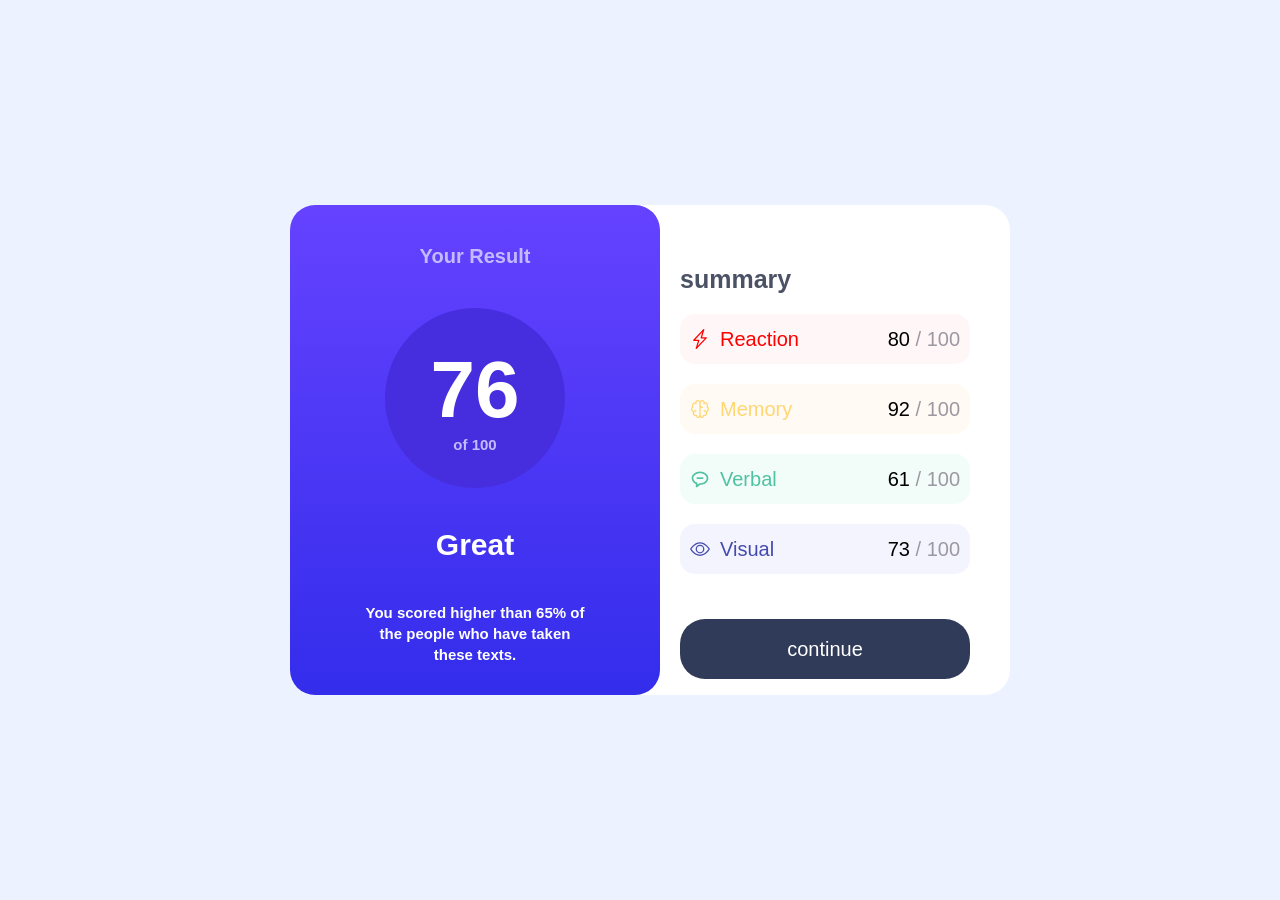
<file: index.html>
<!DOCTYPE html>
<html lang="en">

<head>
    <meta charset="UTF-8">
    <meta name="viewport" content="width=device-width, initial-scale=1.0">
    <title>summary</title>
    <link rel="stylesheet" href="wrapper.css">
</head>

<body>
    <section>
        <div class="row">
            <div class="col-1">
                <div class="flex-row">
                    <h1 class="result"> your result</h1>
                    <div class="circle-nums">
                        <h3>76</h3>
                        <span>of 100</span>

                    </div>
                    <h2 class="great">great</h2>
                    <div class="higher-text">
                        <p class="scored">You scored higher than 65% of</p>
                        <p class="scored">the people who have taken</p>
                        <p class="scored">these texts.</p>
                    </div>
                </div>
            </div>
            <div class="col-2">
                <h1 class="summary-text">summary</h1>
                <div class="control-row">
                <div class="reaction-pink">
                    <div class="inner-reaction">
                    <span class="svg-icon"><svg xmlns="http://www.w3.org/2000/svg" width="16" height="16" fill="currentColor"
                            class="bi bi-lightning-charge" viewBox="0 0 16 16">
                            <path
                                d="M11.251.068a.5.5 0 0 1 .227.58L9.677 6.5H13a.5.5 0 0 1 .364.843l-8 8.5a.5.5 0 0 1-.842-.49L6.323 9.5H3a.5.5 0 0 1-.364-.843l8-8.5a.5.5 0 0 1 .615-.09zM4.157 8.5H7a.5.5 0 0 1 .478.647L6.11 13.59l5.732-6.09H9a.5.5 0 0 1-.478-.647L9.89 2.41z" />
                        </svg></span>
                    <h2>reaction</h2>
                    </div>
                    <p class="last-text">80 <span class="last-text numbers">/ 100</span></p>
                </div>
                <div class=" reaction-pink memory-yellow">
                    <div class=" inner-memory">
                    <span class="memory-icon"><svg xmlns="http://www.w3.org/2000/svg" width="1em" height="1em" viewBox="0 0 24 24">
                            <path d="M0 0h24v24H0z" fill="none" />
                            <g fill="none" stroke="currentColor" stroke-linecap="round" stroke-linejoin="round"
                                stroke-width="1.5">
                                <path d="M7 14a3 3 0 1 0 1 5.83" />
                                <path
                                    d="M4.264 15.605a4 4 0 0 1-.874-6.636m.03-.081A2.5 2.5 0 0 1 7 5.5m.238.065A2.5 2.5 0 1 1 12 4.5V20m-4 0a2 2 0 1 0 4 0m0-13a3 3 0 0 0 3 3m2 4a3 3 0 1 1-1 5.83" />
                                <path
                                    d="M19.736 15.605a4 4 0 0 0 .874-6.636m-.03-.081A2.5 2.5 0 0 0 17 5.5m-5-1a2.5 2.5 0 1 1 4.762 1.065M16 20a2 2 0 1 1-4 0" />
                            </g>
                        </svg>
                    </span>
                    <h2>memory</h2>
                    </div>
                     <p class="last-text">92 <span class="last-text numbers">/ 100</span></p>
                </div>
                <div class=" reaction-pink verbal-green">
                    <div class="inner-verbal">
                    <span class="verbal-icon"><svg xmlns="http://www.w3.org/2000/svg" width="1em" height="1em" viewBox="0 0 24 24">
	<path d="M0 0h24v24H0z" fill="none" />
	<path fill="currentColor" d="M8 10h8v2H8z" />
	<path fill="currentColor" d="M12 3C6.49 3 2 6.59 2 11c0 2.91 1.9 5.51 5 6.93V21c0 .38.21.73.55.89c.14.07.29.11.45.11c.21 0 .42-.07.6-.2l3.74-2.8c5.36-.14 9.66-3.68 9.66-8s-4.49-8-10-8m0 14c-.22 0-.43.07-.6.2L9 19v-1.73c0-.41-.25-.78-.64-.93C5.67 15.3 4 13.26 4 11c0-3.31 3.59-6 8-6s8 2.69 8 6s-3.59 6-8 6" />
</svg>
</span>
                        <h2>verbal</h2>
                        </div>
                          <p class="last-text">61 <span class="last-text numbers">/ 100</span></p>
                </div>
                <div class=" reaction-pink visual-light-blue">
                    <div class="inner-visual">
                    <span class="visual-icon"><svg xmlns="http://www.w3.org/2000/svg" width="16" height="16" fill="currentColor"
                            class="bi bi-eye" viewBox="0 0 16 16">
                            <path
                                d="M16 8s-3-5.5-8-5.5S0 8 0 8s3 5.5 8 5.5S16 8 16 8M1.173 8a13 13 0 0 1 1.66-2.043C4.12 4.668 5.88 3.5 8 3.5s3.879 1.168 5.168 2.457A13 13 0 0 1 14.828 8q-.086.13-.195.288c-.335.48-.83 1.12-1.465 1.755C11.879 11.332 10.119 12.5 8 12.5s-3.879-1.168-5.168-2.457A13 13 0 0 1 1.172 8z" />
                            <path
                                d="M8 5.5a2.5 2.5 0 1 0 0 5 2.5 2.5 0 0 0 0-5M4.5 8a3.5 3.5 0 1 1 7 0 3.5 3.5 0 0 1-7 0" />
                        </svg></span>
                        <h2>visual</h2>
                        </div>
                      <p class="last-text">73 <span class="last-text numbers">/ 100</span></p>   
 </div>
 </div>
 <button class="continue"><p>continue</p></button>

            </div>
            
        </div>
    </section>

</body>

</html>
</file>
<file: wrapper.css>
* {
    margin: 0;
    padding: 0;
    box-sizing: border-box;
    font-family: Arial, Helvetica, sans-serif;
}

html {
    scroll-behavior: smooth;
}

section {
    height: 100vh;
    width: 100%;
    background-color: rgb(236, 242, 255);
    display: flex;
    align-items: center;
    justify-content: center;
}

.row {

    display: grid;
    grid-template-columns: 1fr 1fr;
    overflow: hidden;
    /* display: flex;
    align-items: center;
    justify-content: center;
    gap: 0px;
    height: 470px; */



}



.col-1 {
    background: linear-gradient(to bottom, hsl(251, 100%, 63%), hsl(242, 83%, 55%));
    padding: 40px;
    width: 370px;
    border-radius: 25px;
    height: 490px;
    transform: translateX(20px);
    /* position: relative;
    z-index: 2; */
}

.flex-row {
    display: flex;
    gap: 40px;
    align-items: center;
    flex-direction: column;
}

.result {
    font-size: 20px;
    text-transform: capitalize;
    color: rgb(195, 186, 255);
    font-weight: 600;

}

.circle-nums {
    width: 100%;
    background-color: rgb(70, 46, 222);
    height: 180px;
    width: 180px;
    display: flex;
    justify-content: center;
    align-items: center;
    padding: 20px;
    border-radius: 50%;
    flex-direction: column;
}

.circle-nums h3 {
    color: #ffffff;
    font-size: 80px;
    font-weight: 600;
}

.circle-nums span {
    color: rgb(195, 186, 255);
    font-size: 15px;
    font-weight: 600;
}

.great {
    color: #ffffff;
    font-size: 30px;
    font-weight: 600;
    text-transform: capitalize;
}

.scored {
    color: #ffffff;
    font-size: 15px;
    display: flex;
    align-items: center;
    justify-content: center;
    font-weight: 600;
    line-height: 1.4;
}

.col-2 {
    background-color: rgb(255, 255, 255);
    padding: 40px;
    width: 370px;
    height: 490px;
    border-radius: 0 25px 25px 0;
    /* position: relative;
    z-index: 1;
    top: 0;
    right: 15px; */
}


.summary-text {
    font-size: 25px;
    color: rgb(76, 82, 102);
    margin-bottom: 20px;
    margin-top: 20px;

}

.control-row {
    display: flex;
    align-items: center;
    gap: 20px;
    flex-direction: column;

}

.reaction-pink {
    display: flex;
    align-items: center;
    justify-content: space-between;
    background: rgb(255, 246, 247);
    width: 100%;
    padding: 10px;
    height: 50px;
    border-radius: 15px;

}


.inner-reaction {
    display: flex;
    align-items: center;
    gap: 10px;

}

.svg-icon {
    display: flex;
    align-items: center;
}

.svg-icon svg {
    width: 20px;
    height: 20px;
    color: #ff0000;
}

.inner-reaction h2 {
    font-size: 20px;
    font-weight: 400;
    color: #ff0000;
    text-transform: capitalize;
}

.last-text {
    font-size: 20px;
    font-weight: 400;
    color: #000000;
}

.last-text .numbers {
    color: rgb(156, 152, 161);
}

.memory-yellow {
    background-color: rgb(255, 250, 244);
}

.inner-memory {
    display: flex;
    align-items: center;
    gap: 10px;
}

.memory-icon {
    display: flex;
    align-items: center;
}

.memory-icon svg {
    width: 20px;
    height: 20px;
    color: rgb(255, 214, 113);
}

.inner-memory h2 {
    font-size: 20px;
    font-weight: 400;
    color: rgb(255, 214, 113);
    text-transform: capitalize;
}

.verbal-green {
    background-color: rgb(242, 253, 249);

}

.inner-verbal {
    display: flex;
    align-items: center;
    gap: 10px;
}

.verbal-icon {
    display: flex;
    align-items: center;
}

.verbal-icon svg {
    width: 20px;
    height: 20px;
    color: rgb(79, 194, 162);
}

.inner-verbal h2 {
    font-size: 20px;
    font-weight: 400;
    color: rgb(79, 194, 162);
    text-transform: capitalize;
}

.visual-light-blue {
    background-color: rgb(244, 244, 254);
}

.inner-visual {
    display: flex;
    align-items: center;
    gap: 10px;
}

.visual-icon {
    display: flex;
    align-items: center;
}

.visual-icon svg {
    width: 20px;
    height: 20px;
    color: rgb(68, 75, 174);
}

.inner-visual h2 {
    font-size: 20px;
    font-weight: 400;
    color: rgb(68, 75, 174);
    text-transform: capitalize;
}

.continue {
    width: 100%;
    border: none;
    height: 60px;
    background: rgb(48, 59, 89);
    border-radius: 25px;
    display: flex;
    align-items: center;
    justify-content: center;
    margin-top: 45px;
    margin-bottom: 25px;
}

.continue p {
    color: #ffffff;
    font-size: 20px;
}

/* @media (min-width: 769px) and (max-width: 1024px) {

    section {
        padding: 20px;
    }

    .row {
        grid-template-columns: 1fr 1fr;
        width: 90%;
        max-width: 740px;
    }

    .col-1,
    .col-2 {
        width: 100%;
    }

    .col-1 {
        padding: 30px;
    }

    .col-2 {
        padding: 30px;
    }
} */

@media (max-width: 768px) {

    section {
        height: auto;
        min-height: 100vh;
        width: 100%;
        display: block;
        background: white;
    }

    .row {
        display: grid;
        grid-template-columns: 1fr;
        width: 100%;
    }

    .col-1 {
        width: 100%;
        height: 410px;
        padding: 30px 20px;
        border-radius: 0 0 30px 30px;
        transform: none;
    }

    .col-2 {
        width: 100%;
        height: auto;
        min-height: 500px;
        padding: 30px;
        border-radius: 0;
    }

    .flex-row {
        gap: 25px;
    }

    .circle-nums {
        width: 140px;
        height: 140px;
    }

    .circle-nums h3 {
        font-size: 60px;
    }

    .great {
        font-size: 28px;
    }

    .scored {
        font-size: 15px;
    }

    .summary-text {
        margin-top: 0;
    }

    .control-row {
        gap: 15px;
    }

    .reaction-pink {
        height: 55px;
    }

    .continue {
        margin-top: 35px;
    }
}

@media (max-width: 400px) {

    .col-1 {
        height: 350px;
        padding: 25px 15px;
    }

    .col-2 {
        padding: 25px 20px;
    }

    .circle-nums {
        width: 130px;
        height: 130px;
    }

    .circle-nums h3 {
        font-size: 55px;
    }

    .great {
        font-size: 26px;
    }

    .scored {
        font-size: 14px;
    }

    .summary-text {
        font-size: 23px;
    }

    .inner-reaction h2,
    .inner-memory h2,
    .inner-verbal h2,
    .inner-visual h2 {
        font-size: 17px;
    }

    .last-text {
        font-size: 17px;
    }

    .continue {
        height: 55px;
    }
}
</file>
<file: result/wrapper.css>
* {
    margin: 0;
    padding: 0;
    box-sizing: border-box;
    font-family: Arial, Helvetica, sans-serif;
}

html {
    scroll-behavior: smooth;
}

section {
    height: 100vh;
    width: 100%;
    background-color: rgb(236, 242, 255);
    display: flex;
    align-items: center;
    justify-content: center;
}

.row {

    display: grid;
    grid-template-columns: 1fr 1fr;
    overflow: hidden;
    /* display: flex;
    align-items: center;
    justify-content: center;
    gap: 0px;
    height: 470px; */



}



.col-1 {
    background: linear-gradient(to bottom, hsl(251, 100%, 63%), hsl(242, 83%, 55%));
    padding: 40px;
    width: 370px;
    border-radius: 25px;
    height: 490px;
    transform: translateX(20px);
    /* position: relative;
    z-index: 2; */
}

.flex-row {
    display: flex;
    gap: 40px;
    align-items: center;
    flex-direction: column;
}

.result {
    font-size: 20px;
    text-transform: capitalize;
    color: rgb(195, 186, 255);
    font-weight: 600;

}

.circle-nums {
    width: 100%;
    background-color: rgb(70, 46, 222);
    height: 180px;
    width: 180px;
    display: flex;
    justify-content: center;
    align-items: center;
    padding: 20px;
    border-radius: 50%;
    flex-direction: column;
}

.circle-nums h3 {
    color: #ffffff;
    font-size: 80px;
    font-weight: 600;
}

.circle-nums span {
    color: rgb(195, 186, 255);
    font-size: 15px;
    font-weight: 600;
}

.great {
    color: #ffffff;
    font-size: 30px;
    font-weight: 600;
    text-transform: capitalize;
}

.scored {
    color: #ffffff;
    font-size: 15px;
    display: flex;
    align-items: center;
    justify-content: center;
    font-weight: 600;
    line-height: 1.4;
}

.col-2 {
    background-color: rgb(255, 255, 255);
    padding: 40px;
    width: 370px;
    height: 490px;
    border-radius: 0 25px 25px 0;
    /* position: relative;
    z-index: 1;
    top: 0;
    right: 15px; */
}


.summary-text {
    font-size: 25px;
    color: rgb(76, 82, 102);
    margin-bottom: 20px;
    margin-top: 20px;

}

.control-row {
    display: flex;
    align-items: center;
    gap: 20px;
    flex-direction: column;

}

.reaction-pink {
    display: flex;
    align-items: center;
    justify-content: space-between;
    background: rgb(255, 246, 247);
    width: 100%;
    padding: 10px;
    height: 50px;
    border-radius: 15px;

}


.inner-reaction {
    display: flex;
    align-items: center;
    gap: 10px;

}

.svg-icon {
    display: flex;
    align-items: center;
}

.svg-icon svg {
    width: 20px;
    height: 20px;
    color: #ff0000;
}

.inner-reaction h2 {
    font-size: 20px;
    font-weight: 400;
    color: #ff0000;
    text-transform: capitalize;
}

.last-text {
    font-size: 20px;
    font-weight: 400;
    color: #000000;
}

.last-text .numbers {
    color: rgb(156, 152, 161);
}

.memory-yellow {
    background-color: rgb(255, 250, 244);
}

.inner-memory {
    display: flex;
    align-items: center;
    gap: 10px;
}

.memory-icon {
    display: flex;
    align-items: center;
}

.memory-icon svg {
    width: 20px;
    height: 20px;
    color: rgb(255, 214, 113);
}

.inner-memory h2 {
    font-size: 20px;
    font-weight: 400;
    color: rgb(255, 214, 113);
    text-transform: capitalize;
}

.verbal-green {
    background-color: rgb(242, 253, 249);

}

.inner-verbal {
    display: flex;
    align-items: center;
    gap: 10px;
}

.verbal-icon {
    display: flex;
    align-items: center;
}

.verbal-icon svg {
    width: 20px;
    height: 20px;
    color: rgb(79, 194, 162);
}

.inner-verbal h2 {
    font-size: 20px;
    font-weight: 400;
    color: rgb(79, 194, 162);
    text-transform: capitalize;
}

.visual-light-blue {
    background-color: rgb(244, 244, 254);
}

.inner-visual {
    display: flex;
    align-items: center;
    gap: 10px;
}

.visual-icon {
    display: flex;
    align-items: center;
}

.visual-icon svg {
    width: 20px;
    height: 20px;
    color: rgb(68, 75, 174);
}

.inner-visual h2 {
    font-size: 20px;
    font-weight: 400;
    color: rgb(68, 75, 174);
    text-transform: capitalize;
}

.continue {
    width: 100%;
    border: none;
    height: 60px;
    background: rgb(48, 59, 89);
    border-radius: 25px;
    display: flex;
    align-items: center;
    justify-content: center;
    margin-top: 45px;
    margin-bottom: 25px;
}

.continue p {
    color: #ffffff;
    font-size: 20px;
}

/* @media (min-width: 769px) and (max-width: 1024px) {

    section {
        padding: 20px;
    }

    .row {
        grid-template-columns: 1fr 1fr;
        width: 90%;
        max-width: 740px;
    }

    .col-1,
    .col-2 {
        width: 100%;
    }

    .col-1 {
        padding: 30px;
    }

    .col-2 {
        padding: 30px;
    }
} */

@media (max-width: 768px) {

    section {
        height: auto;
        min-height: 100vh;
        width: 100%;
        display: block;
        background: white;
    }

    .row {
        display: grid;
        grid-template-columns: 1fr;
        width: 100%;
    }

    .col-1 {
        width: 100%;
        height: 410px;
        padding: 30px 20px;
        border-radius: 0 0 30px 30px;
        transform: none;
    }

    .col-2 {
        width: 100%;
        height: auto;
        min-height: 500px;
        padding: 30px;
        border-radius: 0;
    }

    .flex-row {
        gap: 25px;
    }

    .circle-nums {
        width: 140px;
        height: 140px;
    }

    .circle-nums h3 {
        font-size: 60px;
    }

    .great {
        font-size: 28px;
    }

    .scored {
        font-size: 15px;
    }

    .summary-text {
        margin-top: 0;
    }

    .control-row {
        gap: 15px;
    }

    .reaction-pink {
        height: 55px;
    }

    .continue {
        margin-top: 35px;
    }
}

@media (max-width: 400px) {

    .col-1 {
        height: 350px;
        padding: 25px 15px;
    }

    .col-2 {
        padding: 25px 20px;
    }

    .circle-nums {
        width: 130px;
        height: 130px;
    }

    .circle-nums h3 {
        font-size: 55px;
    }

    .great {
        font-size: 26px;
    }

    .scored {
        font-size: 14px;
    }

    .summary-text {
        font-size: 23px;
    }

    .inner-reaction h2,
    .inner-memory h2,
    .inner-verbal h2,
    .inner-visual h2 {
        font-size: 17px;
    }

    .last-text {
        font-size: 17px;
    }

    .continue {
        height: 55px;
    }
}
</file>
